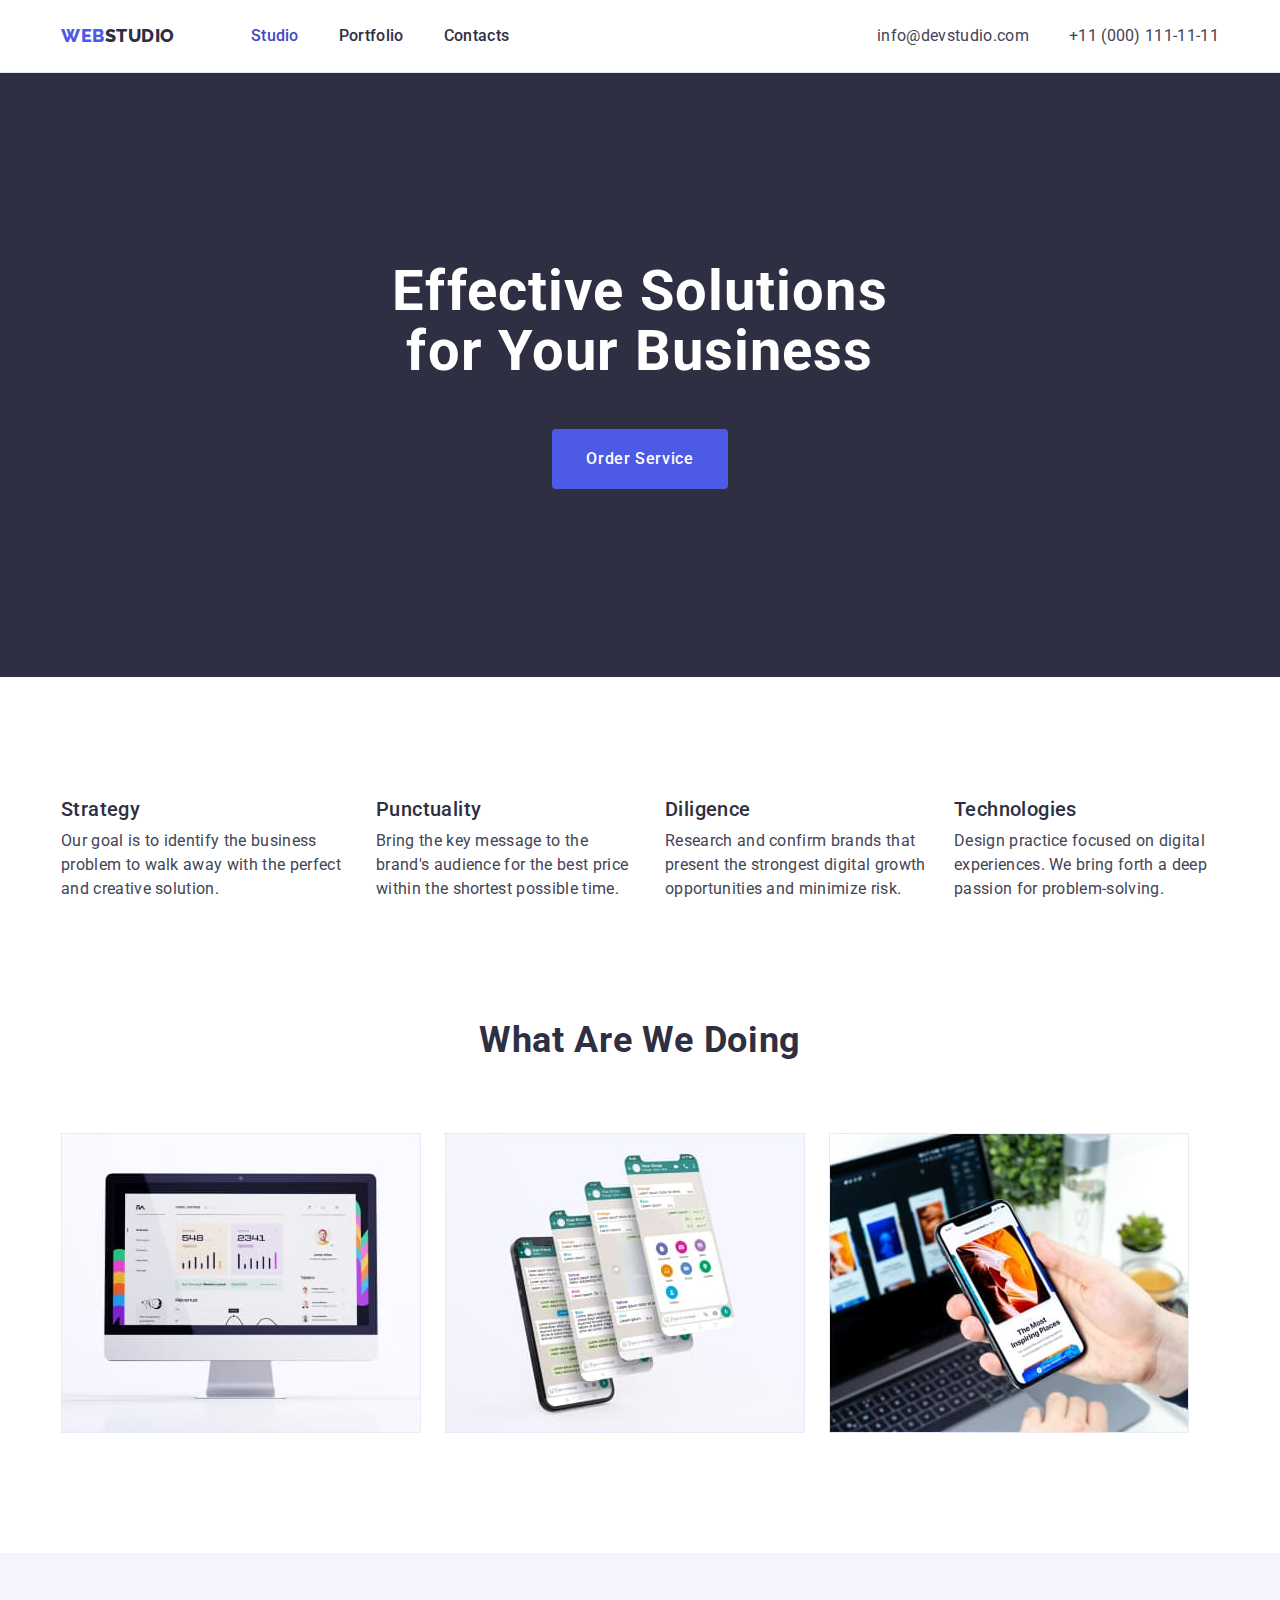
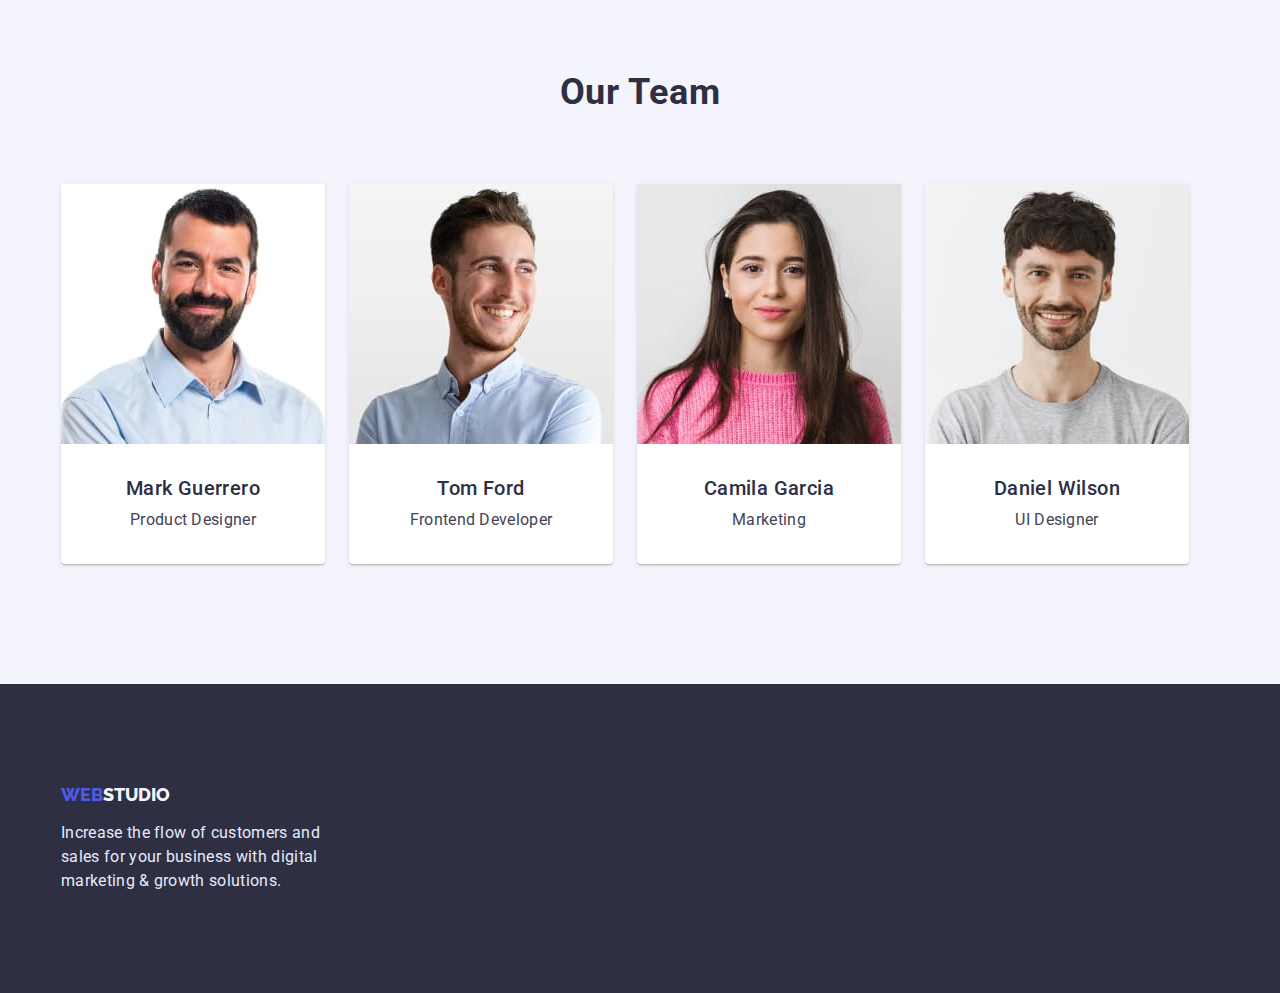
<file: index.html>
<!DOCTYPE html>
<html lang="en">
  <head>
    <meta charset="UTF-8" />
    <meta http-equiv="X-UA-Compatible" content="IE=edge" />
    <meta name="viewport" content="width=device-width, initial-scale=1.0" />
    <title>WebStudio</title>
    <!-- fonts -->
    <link rel="preconnect" href="https://fonts.googleapis.com" />
    <link rel="preconnect" href="https://fonts.gstatic.com" crossorigin />
    <link
      href="https://fonts.googleapis.com/css2?family=Raleway:wght@800&family=Roboto:wght@400;500;700;900&display=swap"
      rel="stylesheet"
    />
    <link
      rel="stylesheet"
      href="https://cdnjs.cloudflare.com/ajax/libs/modern-normalize/1.1.0/modern-normalize.min.css"
      integrity="sha512-wpPYUAdjBVSE4KJnH1VR1HeZfpl1ub8YT/NKx4PuQ5NmX2tKuGu6U/JRp5y+Y8XG2tV+wKQpNHVUX03MfMFn9Q=="
      crossorigin="anonymous"
      referrerpolicy="no-referrer"
    />
    <link rel="stylesheet" href="./css/styles.css" />
  </head>
  <body>
    <header class="header">
      <div class="main-nav container">
        <nav class="main-nav">
          <a href="./index.html" class="logo link"
            ><span class="logo-title">WEB</span>STUDIO</a
          >
          <ul class="site-nav list">
            <li><a href="" class="link current">Studio</a></li>
            <li>
              <a href="./portfolio.html" class="link">Portfolio</a>
            </li>
            <li><a href="" class="link">Contacts</a></li>
          </ul>
        </nav>
        <address class="address">
          <ul class="address-list list">
            <li>
              <a href="mailto:info@devstudio.com" class="link"
                >info@devstudio.com</a
              >
            </li>
            <li>
              <a href="tel:+110001111111" class="link">+11 (000) 111-11-11</a>
            </li>
          </ul>
        </address>
      </div>
    </header>
    <main>
      <section class="hero">
        <div class="container">
          <h1 class="hero-title">Effective Solutions for Your Business</h1>
          <button type="button" class="hero-button">Order Service</button>
        </div>
      </section>
      <section class="section-aim">
        <div class="container">
          <h2  class="visually-hidden">Наші цілі</h2>
          <ul class="list aim-list">
            <li class="item">
              <h3 class="section-title">Strategy</h3>
              <p class="section-text">
                Our goal is to identify the business problem to walk away with
                the perfect and creative solution.
              </p>
            </li>
            <li class="item">
              <h3 class="section-title">Punctuality</h3>
              <p class="section-text">
                Bring the key message to the brand's audience for the best price
                within the shortest possible time.
              </p>
            </li>
            <li class="item">
              <h3 class="section-title">Diligence</h3>
              <p class="section-text">
                Research and confirm brands that present the strongest digital
                growth opportunities and minimize risk.
              </p>
            </li>
            <li class="item">
              <h3 class="section-title">Technologies</h3>
              <p class="section-text">
                Design practice focused on digital experiences. We bring forth a
                deep passion for problem-solving.
              </p>
            </li>
          </ul>
        </div>
      </section>
      <section class="section">
        <div class="container">
          <h2 class="section-title-top-wawd">What are we doing</h2>
          <ul class="list how-are-we-doing-list">
            <li class="item">
              <img src="./images/img1.jpg" alt="monitoring" width="360" />
            </li>
            <li class="item">
              <img src="./images/img2.jpg" alt="massanger" width="360" />
            </li>
            <li class="item">
              <img src="./images/img3.jpg" alt="notifications" width="360" />
            </li>
          </ul>
        </div>
      </section>
      <section class="section-team">
        <div class="container">
          <h2 class="section-title-top-team">Our Team</h2>
          <ul class="list people-cards">
            <li>
              <div class="cards-list">
                <img src="./images/img11.jpg" alt="Mark_Guerrero" width="264" />
                <div class="card-item">
                  <h3 class="section-title">Mark Guerrero</h3>
                  <p class="section-text">Product Designer</p>
                </div>
              </div>
            </li>
            <li>
              <div class="cards-list">
                <img src="./images/img22.jpg" alt="Tom_Ford" width="264" />
                <div class="card-item">
                  <h3 class="section-title">Tom Ford</h3>
                  <p class="section-text">Frontend Developer</p>
                </div>
              </div>
            </li>
            <li>
              <div class="cards-list">
                <img src="./images/img33.jpg" alt="Camila_Garcia" width="264" />
                <div class="card-item">
                  <h3 class="section-title">Camila Garcia</h3>
                  <p class="section-text">Marketing</p>
                </div>
              </div>
            </li>
            <li>
              <div class="cards-list">
                <img src="./images/img44.jpg" alt="Daniel_Wilson" width="264" />
                <div class="card-item">
                  <h3 class="section-title">Daniel Wilson</h3>
                  <p class="section-text">UI Designer</p>
                </div>
              </div>
            </li>
          </ul>
        </div>
      </section>
    </main>
    <footer class="footer">
      <div class="container">
        <a href="./index.html" class="footer-logo link"
          ><span class="logo-title">WEB</span>STUDIO</a
        >
        <p class="footer-title">
          Increase the flow of customers and sales for your business with
          digital marketing & growth solutions.
        </p>
      </div>
    </footer>
  </body>
</html>
</file>
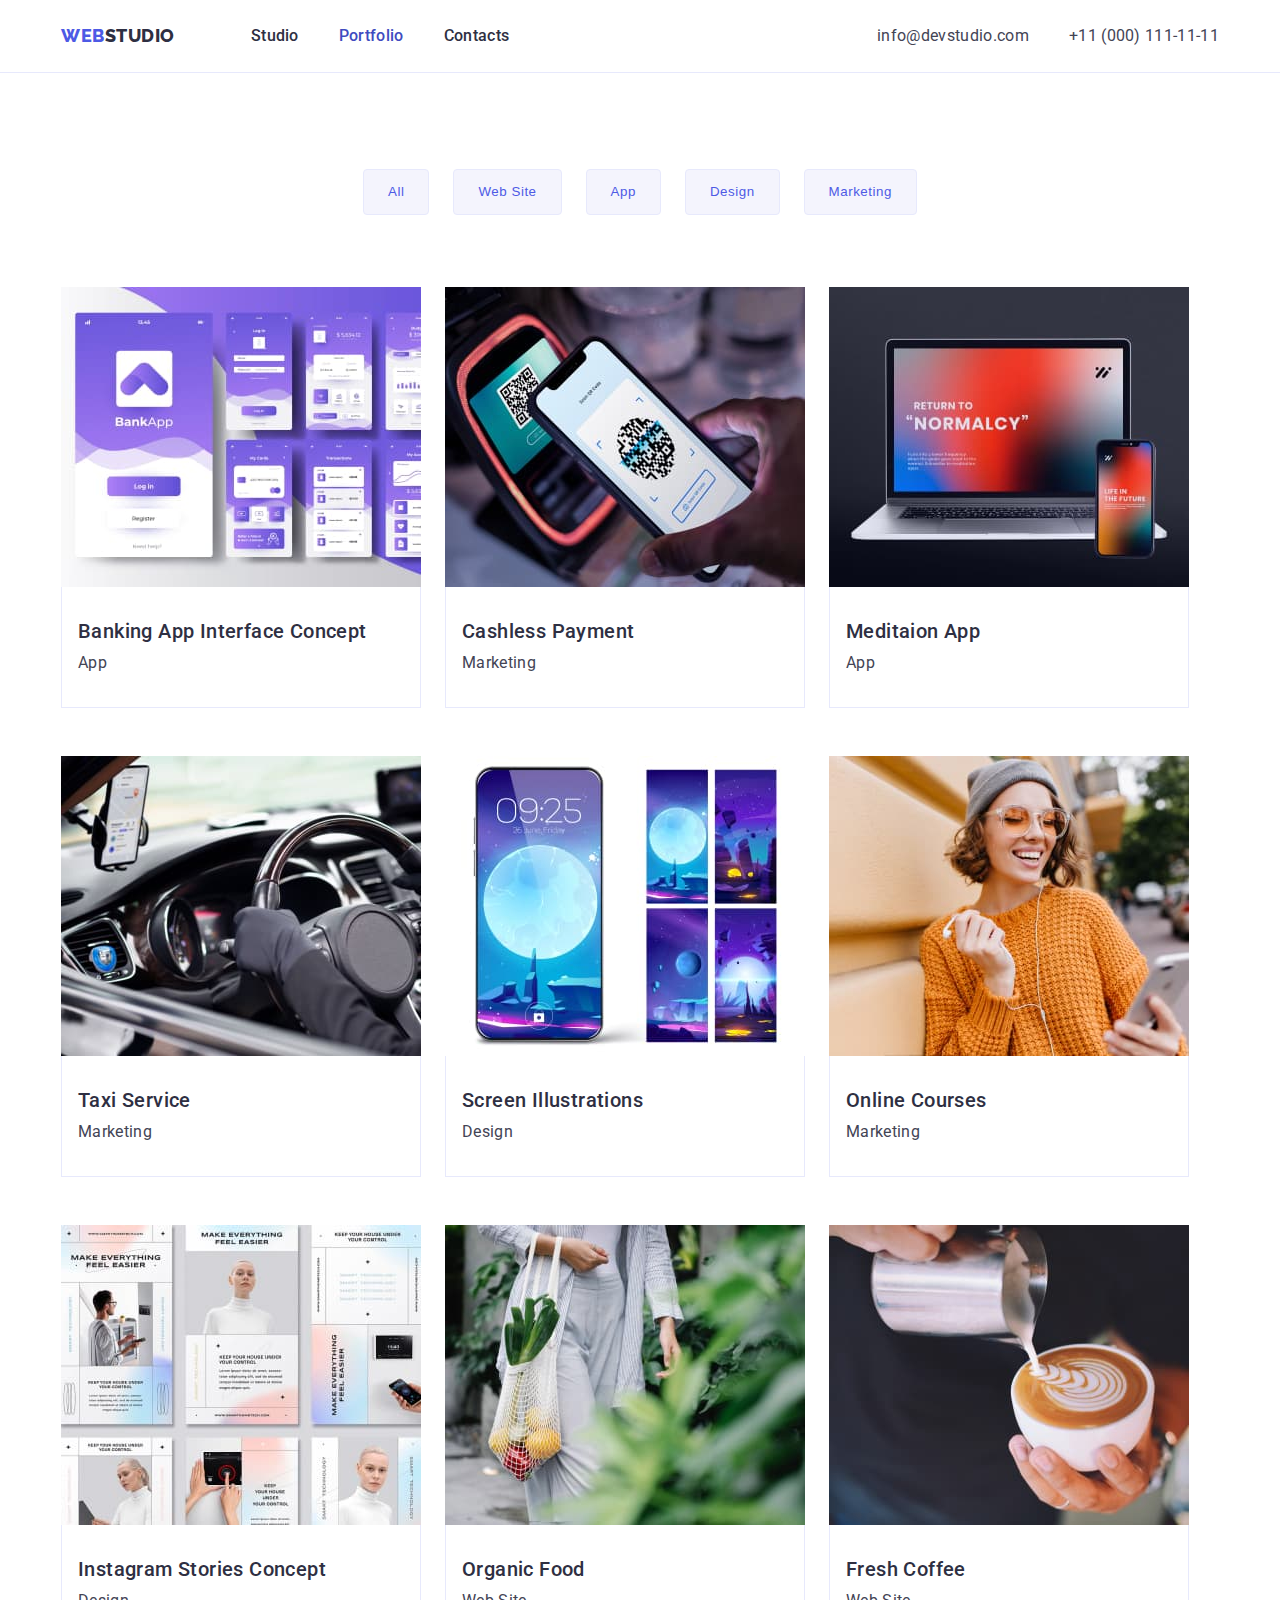
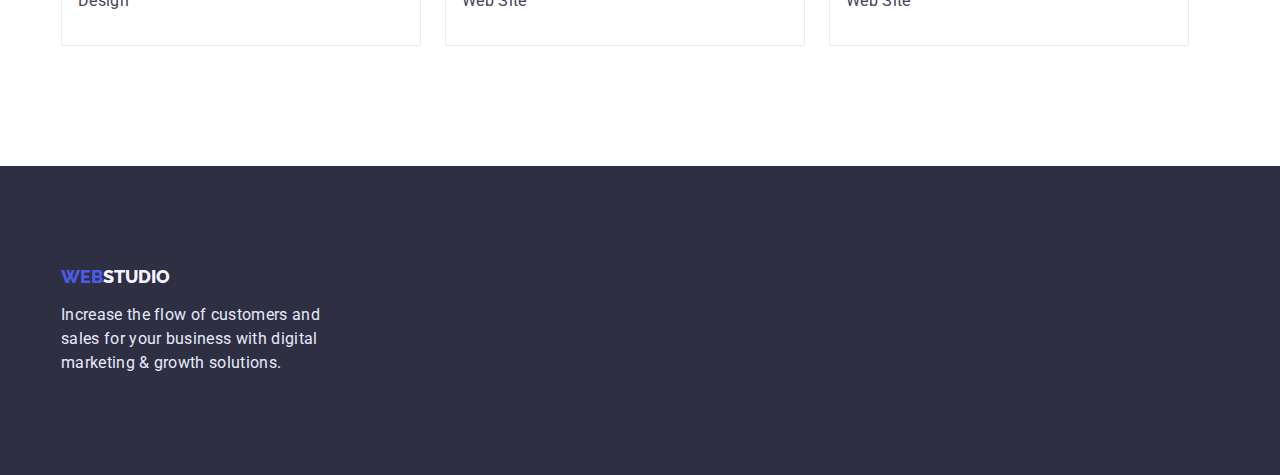
<file: portfolio.html>
<!DOCTYPE html>
<html lang="en">
  <head>
    <meta charset="UTF-8" />
    <meta http-equiv="X-UA-Compatible" content="IE=edge" />
    <meta name="viewport" content="width=device-width, initial-scale=1.0" />
    <title>Portfolio</title>
    <link rel="stylesheet" href="./css/styles.css" />
    <!-- fonts -->
    <link rel="preconnect" href="https://fonts.googleapis.com" />
    <link rel="preconnect" href="https://fonts.gstatic.com" crossorigin />
    <link
      href="https://fonts.googleapis.com/css2?family=Raleway:wght@800&family=Roboto:wght@400;500;700;900&display=swap"
      rel="stylesheet"
    />
    <link
      rel="stylesheet"
      href="https://cdnjs.cloudflare.com/ajax/libs/modern-normalize/1.1.0/modern-normalize.min.css"
      integrity="sha512-wpPYUAdjBVSE4KJnH1VR1HeZfpl1ub8YT/NKx4PuQ5NmX2tKuGu6U/JRp5y+Y8XG2tV+wKQpNHVUX03MfMFn9Q=="
      crossorigin="anonymous"
      referrerpolicy="no-referrer"
    />
  </head>
  <body>
  </head>
  <body>
    <header class="header">
      <div class="main-nav container">
        <nav class="main-nav navigation">
          <a href="./index.html" class="logo link"
            ><span class="logo-title">WEB</span>STUDIO</a
          >
          <ul class="site-nav list">
            <li class="item"><a href="./index.html" class="link">Studio</a></li>
            <li class="item">
              <a href="./portfolio.html" class="link current">Portfolio</a>
            </li>
            <li class="item"><a href="" class="link">Contacts</a></li>
          </ul>
        </nav>
        <address class="address navigation">
          <ul class="address-list list">
            <li class="item">
              <a href="mailto:info@devstudio.com" class="link"
                >info@devstudio.com</a
              >
            </li>
            <li class="item">
              <a href="tel:+110001111111" class="link">+11 (000) 111-11-11</a>
            </li>
          </ul>
        </address>
      </div>
    </header>
    <main>
      <section class="section-portfolio">
        <div class="container">
        <ul class="filters list">
          <li class="item"><button type="button" class="nav-buttons">All</button></li>
          <li class="item"><button type="button" class="nav-buttons">Web Site</button></li>
          <li class="item"><button type="button" class="nav-buttons">App</button></li>
          <li class="item"><button type="button" class="nav-buttons">Design</button></li>
          <li class="item"><button type="button" class="nav-buttons">Marketing</button></li>
        </ul>
        <h1 class="visually-hidden">cards</h1>
        <ul class="list flex-container">
          <li class="flex-element">
            <img
              src="./images/img01.jpg"
              alt="Banking-app"
              width="360"
              height="300"
            />
            <div class="card-list-img">
            <h2 class="card-section-title">Banking App Interface Concept</h2>
            <p class="card-section-text">App</p>
            </div>
          </li>
          <li class="flex-element">
            <img
              src="./images/img02.jpg"
              alt="cashless-payment"
              width="360"
              height="300"
            />
            <div class="card-list-img">
            <h2 class="card-section-title">Cashless Payment</h2>
            <p class="card-section-text">Marketing</p>
            </div>
          </li>
          <li class="flex-element">
            <img
              src="./images/img03.jpg"
              alt="meditation-app"
              width="360"
              height="300"
            />
            <div class="card-list-img">
            <h2 class="card-section-title">Meditaion App</h2>
            <p class="card-section-text">App</p>
            </div>
          </li>
          <li class="flex-element">  
            <img
              src="./images/img04.jpg"
              alt="taxi-service"
              width="360"
              height="300"
            />
            <div class="card-list-img">
            <h2 class="card-section-title">Taxi Service</h2>
            <p class="card-section-text">Marketing</p>
            </div>
          </li>
          <li class="flex-element">
            <img
              src="./images/img05.jpg"
              alt="screen-illustrator"
              width="360"
              height="300"
            />
            <div class="card-list-img">
            <h2 class="card-section-title">Screen Illustrations</h2>
            <p class="card-section-text">Design</p>
            </div>
          </li>
          <li class="flex-element">
            <img
              src="./images/img06.jpg"
              alt="online-courses"
              width="360"
              height="300"
            />
            <div class="card-list-img">
            <h2 class="card-section-title">Online Courses</h2>
            <p class="card-section-text">Marketing</p>
            </div>
          </li>
          <li class="flex-element">
            <img
              src="./images/img07.jpg"
              alt="instagram-stories"
              width="360"
              height="300"
            />
            <div class="card-list-img">
            <h2 class="card-section-title">Instagram Stories Concept</h2>
            <p class="card-section-text">Design</p>
            </div>
          </li>
          <li class="flex-element">
            <img
              src="./images/img08.jpg"
              alt="organic-food"
              width="360"
              height="300"
            />
            <div class="card-list-img">
            <h2 class="card-section-title">Organic Food</h2>
            <p class="card-section-text">Web Site</p>
            </div>
          </li>
          <li class="flex-element">
            <img
              src="./images/img09.jpg"
              alt="fresh-coffee"
              width="360"
              height="300"
            />
            <div class="card-list-img">
            <h2 class="card-section-title">Fresh Coffee</h2>
            <p class="card-section-text">Web Site</p>
            </div>
          </li>
        </ul>          
        </div>
      </section>
    </main>
    <footer class="footer">
      <div class="footer-container container">
        <a href="./index.html" class="footer-logo link"
          ><span class="logo-title">WEB</span>STUDIO</a
        >
        <p class="footer-title">
          Increase the flow of customers and sales for your business with
          digital marketing & growth solutions.
        </p>
      </div>
    </footer>
  </body>
</html>
</file>
<file: css/styles.css>
:root {
  --main-color: #4d5ae5;
  --main-text-color: #2e2f42;
  --p-color: #434455;
  --card-buttons-color: #f4f4fd;
  --acent-color: #404bbf;
  --main-font: "Roboto", sans-serif;
  --main-white-color: #fff;
  --main-border-color: #e7e9fc;
}

body {
  font-family: var(--main-font);
  font-size: 16px;
  color: var(--p-color);
  background-color: var(--main-white-color);
  margin: 0;
}

h1 {
  margin: 0;
}

h2 {
  margin: 0;
}

h3 {
  margin: 0;
}

p {
  margin: 0;
}

li {
  margin: 0;
}

img {
  display: block;
  max-width: 100%;
  height: auto;
}

/* container */

.container {
  width: 1158px;
  padding: 0 15px;
  margin: 0 auto;
}

/* header */

.header {
  border-bottom: 1px solid var(--main-border-color);
}

.list {
  list-style: none;
  margin: 0;
  padding: 0;
}

.visually-hidden {
  position: absolute;
  width: 1px;
  height: 1px;
  margin: -1px;
  border: 0;
  padding: 0;

  white-space: nowrap;
  clip-path: inset(100%);
  clip: rect(0 0 0 0);
  overflow: hidden;
}

.link {
  text-decoration: none;
}

.logo {
  color: var(--main-text-color);
  font-family: "Raleway";
  font-style: normal;
  font-weight: 800;
  font-size: 18px;
  line-height: 1.3;
  letter-spacing: 0.03em;
}

.logo-title {
  color: var(--main-color);
}

/* site-nav */

.main-nav {
  display: flex;
  align-items: center;
}

.site-nav {
  display: flex;
  gap: 40px;
  margin-left: 76px;
}

.address {
  margin-left: auto;
}

.site-nav .link {
  display: block;
  color: var(--main-text-color);
  font-weight: 500;
  line-height: 1.5;
  letter-spacing: 0.02em;
  padding-top: 24px;
  padding-bottom: 24px;
}

.site-nav .link:hover,
.site-nav .link:focus {
  color: var(--acent-color);
}

.site-nav .link.current {
  color: var(--acent-color);
}

.address-list {
  display: flex;
  gap: 40px;
}

.address-list .link {
  color: var(--p-color);
  font-style: normal;
  line-height: 1.5;
  letter-spacing: 0.02em;
}

.address-list .link:hover,
.address-list .link:focus {
  color: var(--acent-color);
}

/* main */
/* hero-section */
.hero {
  background-color: var(--main-text-color);
  padding-top: 188px;
  padding-bottom: 188px;
}

.hero-title {
  text-align: center;
  max-width: 496px;
  color: var(--main-white-color);
  font-size: 56px;
  line-height: 60px;
  letter-spacing: 0.02em;
  margin-right: auto;
  margin-left: auto;
}
.hero-button {
  display: flex;
  margin-top: 48px;
  margin-right: auto;
  margin-left: auto;
  padding: 16px 32px;
  color: var(--main-white-color);
  background-color: var(--main-color);
  font-family: "Roboto";
  font-style: normal;
  font-weight: 500;
  font-size: 16px;
  line-height: 1.5;
  letter-spacing: 0.04em;
  border-radius: 4px;
  border-color: transparent;
}

.hero-button:hover,
.hero-button:focus {
  background-color: var(--acent-color);
}

/* all sections */

.section {
  padding-top: 120px;
  padding-bottom: 120px;
}

.section-aim {
  padding-top: 120px;
}

.aim-list {
  display: flex;
}

.aim-list .item + .item {
  margin-left: 24px;
  max-width: 265px;
}

.section-subtitle {
  color: var(--main-text-color);
  font-weight: 500;
  font-size: 20px;
  line-height: 1.2;
  letter-spacing: 0.02em;
}

.section-title {
  color: var(--main-text-color);
  font-weight: 500;
  font-size: 20px;
  line-height: 1.2;
  letter-spacing: 0.02em;
  margin-bottom: 8px;
}

.section-text {
  color: var(--p-color);
  line-height: 1.5;
  letter-spacing: 0.02em;
}

.section-title-top {
  text-align: center;
  color: var(--main-text-color);
  font-size: 36px;
  line-height: 1.1;
  letter-spacing: 0.02em;
  text-transform: capitalize;
}

.section-how {
  padding-top: 120px;
  padding-bottom: 120px;
}

.section-title-top-wawd {
  margin-bottom: 72px;
  text-align: center;
  color: var(--main-text-color);
  font-size: 36px;
  line-height: 1.1;
  letter-spacing: 0.02em;
  text-transform: capitalize;
}

.how-are-we-doing-list {
  display: flex;
}

.how-are-we-doing-list .item + .item {
  padding-left: 24px;
}

.section-team {
  padding-top: 120px;
  padding-bottom: 120px;
  background-color: var(--card-buttons-color);
}

.section-title-top-team {
  text-align: center;
  margin-bottom: 72px;
  color: var(--main-text-color);
  font-size: 36px;
  line-height: 1.1;
  letter-spacing: 0.02em;
  text-transform: capitalize;
}

.people-cards {
  display: flex;
  gap: 24px;
}

.cards-list {
  text-align: center;
  background-color: var(--main-white-color);
  border-radius: 0px 0px 4px 4px;
  box-shadow: 0px 1px 6px rgba(46, 47, 66, 0.08),
    0px 1px 1px rgba(46, 47, 66, 0.16), 0px 2px 1px rgba(46, 47, 66, 0.08);
}

.card-item {
  padding-top: 32px;
  padding-bottom: 32px;
}

/* portfolio */

.section-portfolio {
  padding-top: 96px;
  padding-bottom: 120px;
}

.filters {
  display: flex;
  justify-content: center;
}

.filters .item + .item {
  margin-left: 24px;
}

.nav-buttons {
  display: flex;
  padding: 12px 24px;
  background-color: var(--card-buttons-color);
  color: var(--main-color);
  border: 1px solid var(--main-border-color);
  font-weight: 500;
  line-height: 1.5;
  cursor: pointer;
  letter-spacing: 0.04em;
  border-radius: 4px;
}

.nav-buttons:hover,
.nav-buttons:focus {
  background-color: var(--acent-color);
  color: var(--main-white-color);
}

.flex-container {
  display: flex;
  flex-wrap: wrap;
  margin-top: 72px;
}

.flex-element {
  width: 360px;
  margin-right: 24px;
  margin-bottom: 48px;
}

.flex-element:nth-child(3n) {
  margin-right: 0;
}

.flex-element:nth-last-child(-n + 3) {
  margin-bottom: 0;
}

.card-list-img {
  padding: 32px 16px;
  border-right: 1px solid var(--main-border-color);
  border-bottom: 1px solid var(--main-border-color);
  border-left: 1px solid var(--main-border-color);
}

.card-section-title {
  color: var(--main-text-color);
  font-weight: 500;
  font-size: 20px;
  line-height: 1.2;
  letter-spacing: 0.02em;
  margin-bottom: 8px;
}
.card-section-text {
  color: var(--p-color);
  line-height: 1.5;
  letter-spacing: 0.02em;
}

/* footer */

.footer {
  background-color: var(--main-text-color);
  padding-top: 100px;
  padding-bottom: 100px;
}

.footer-logo {
  color: var(--card-buttons-color);
  font-family: "Raleway";
  font-style: normal;
  font-weight: 800;
  font-size: 18px;
  line-height: 21px;
}

.footer-title {
  margin-top: 16px;
  max-width: 264px;
  color: #e7e9fc;
  line-height: 1.5;
  letter-spacing: 0.02em;
}
</file>
